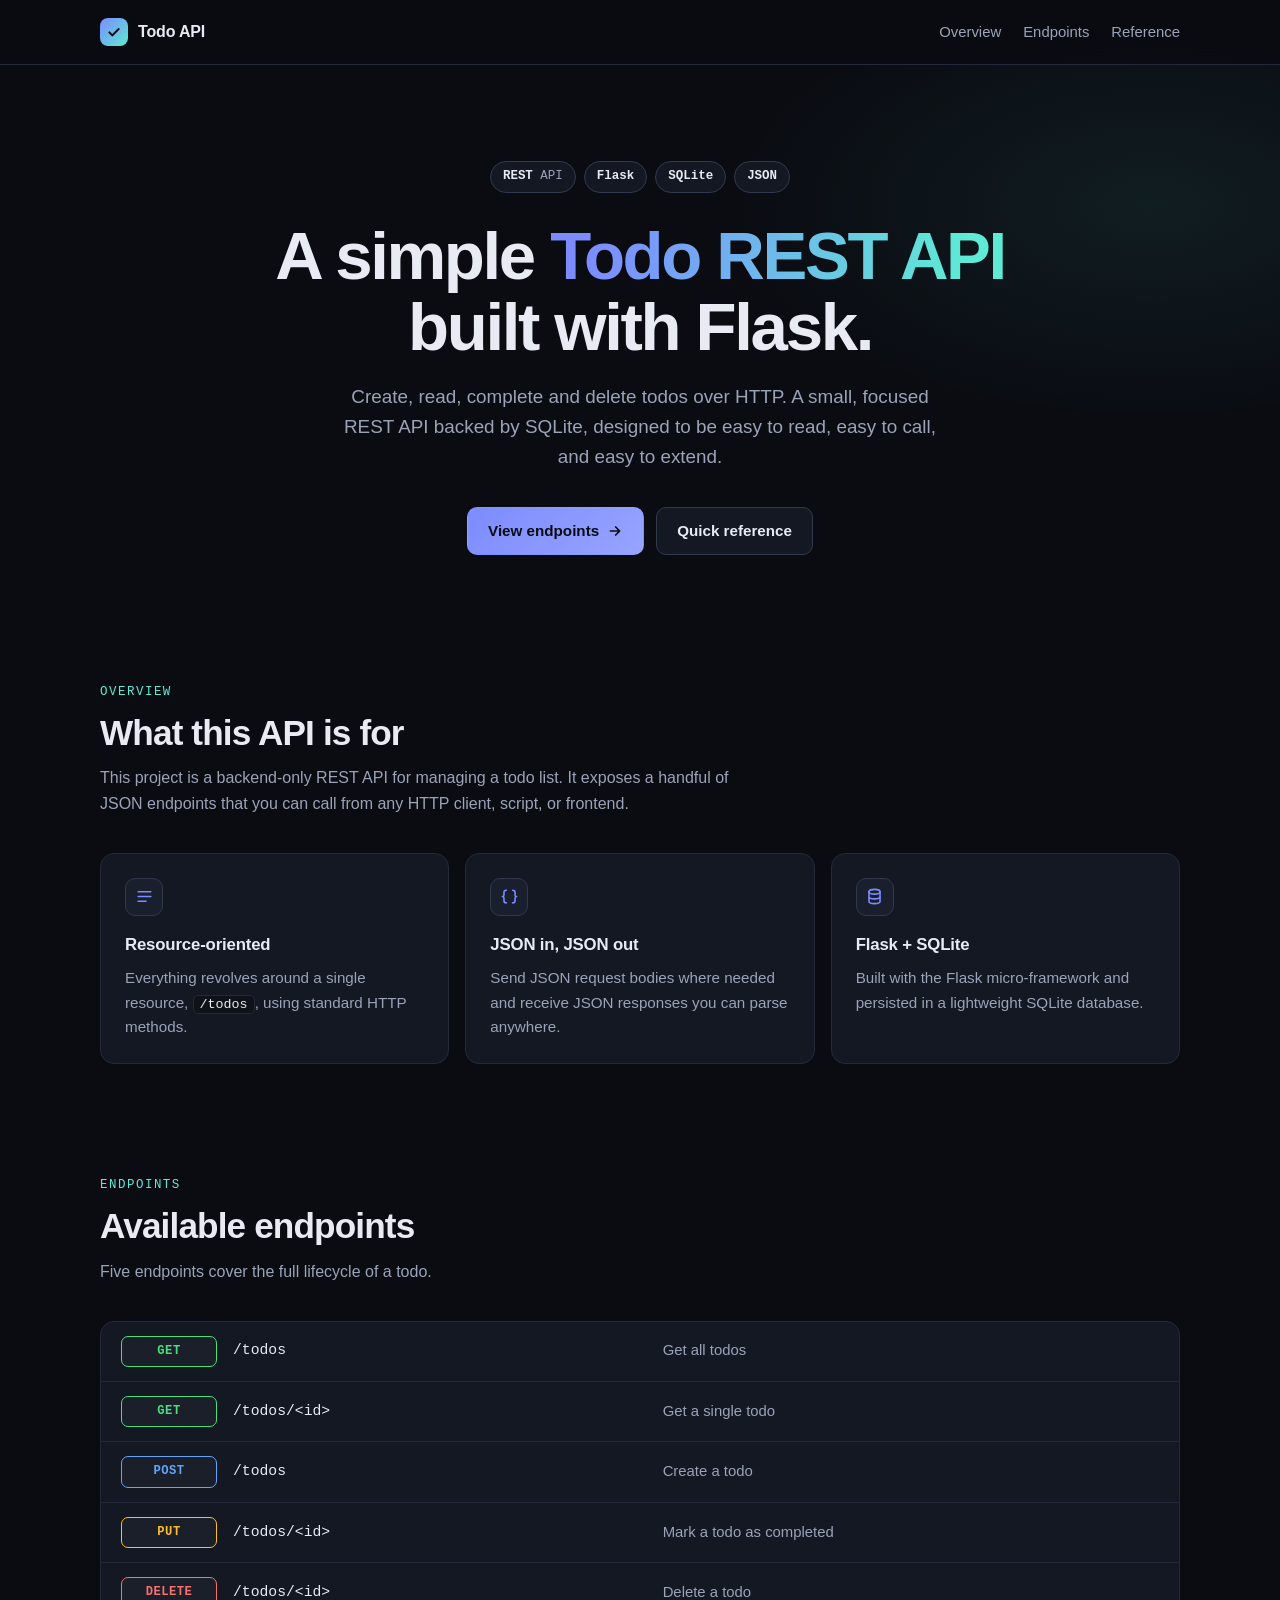
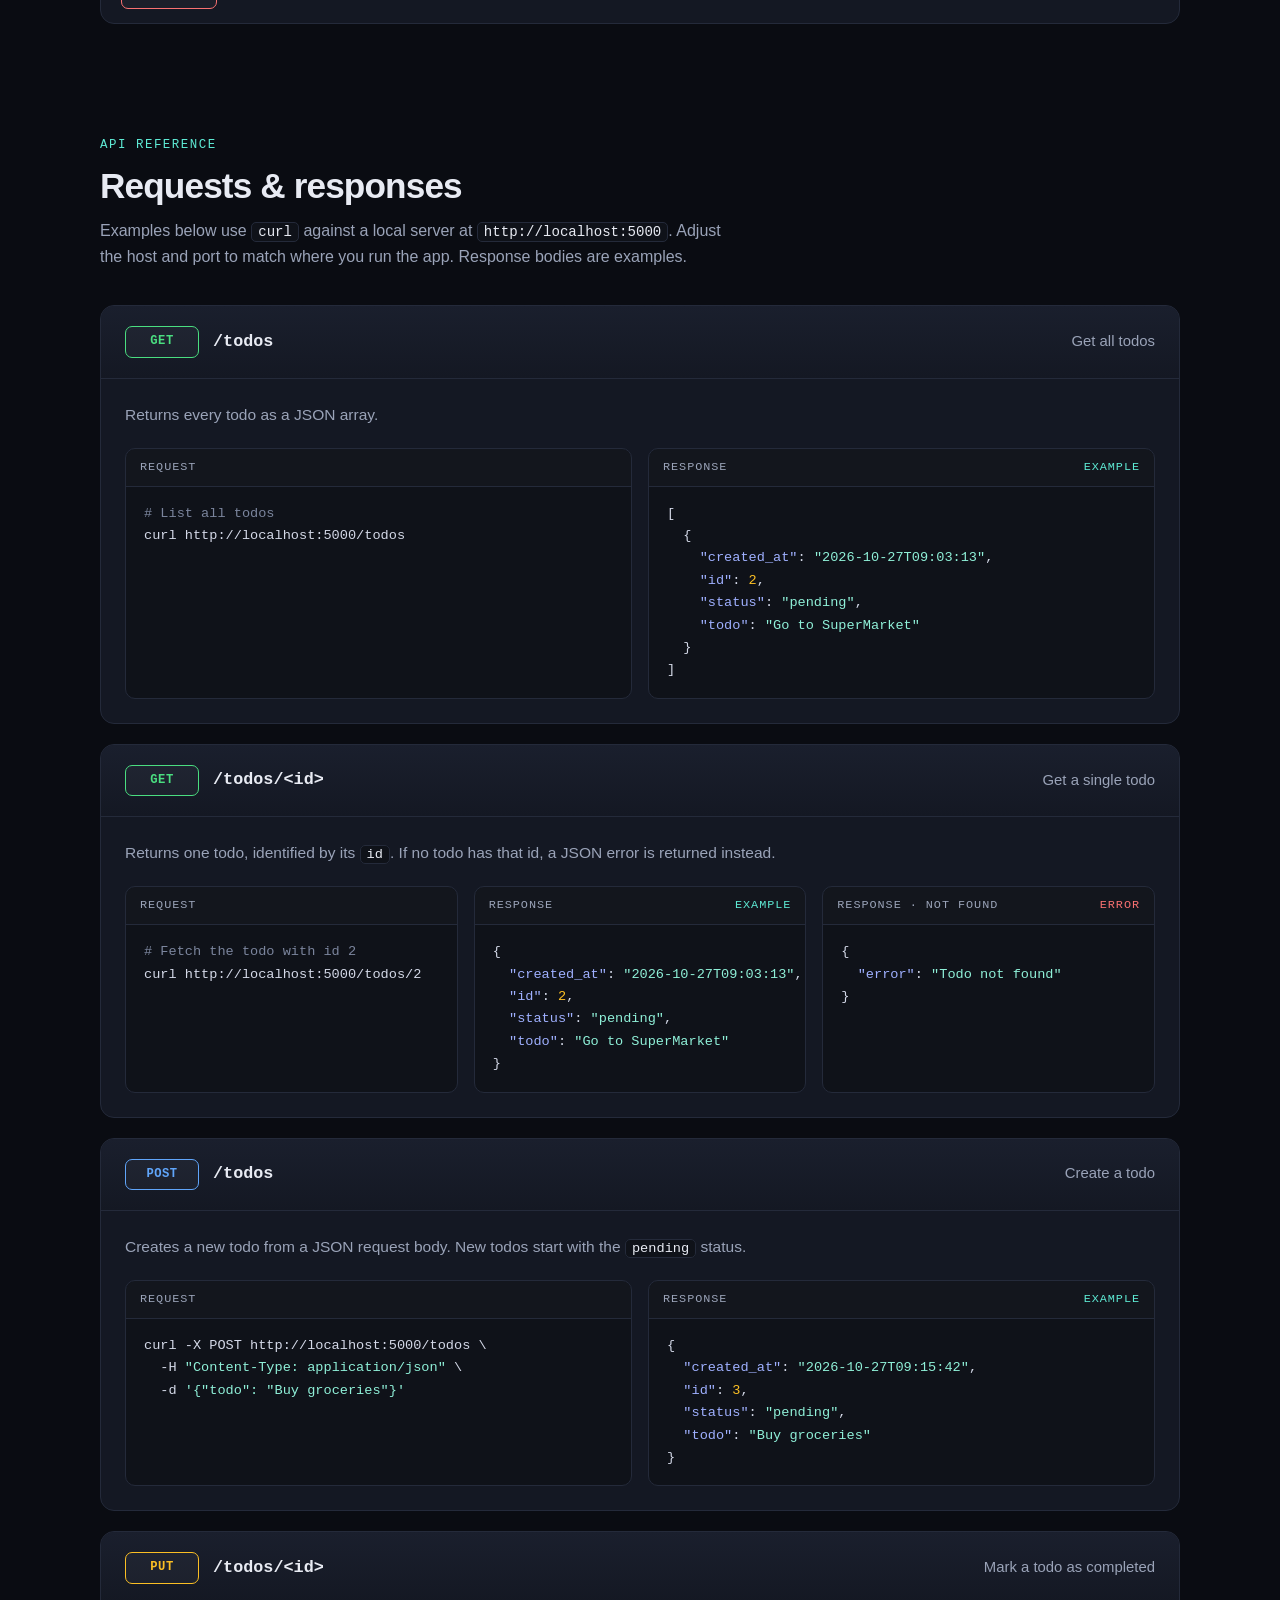
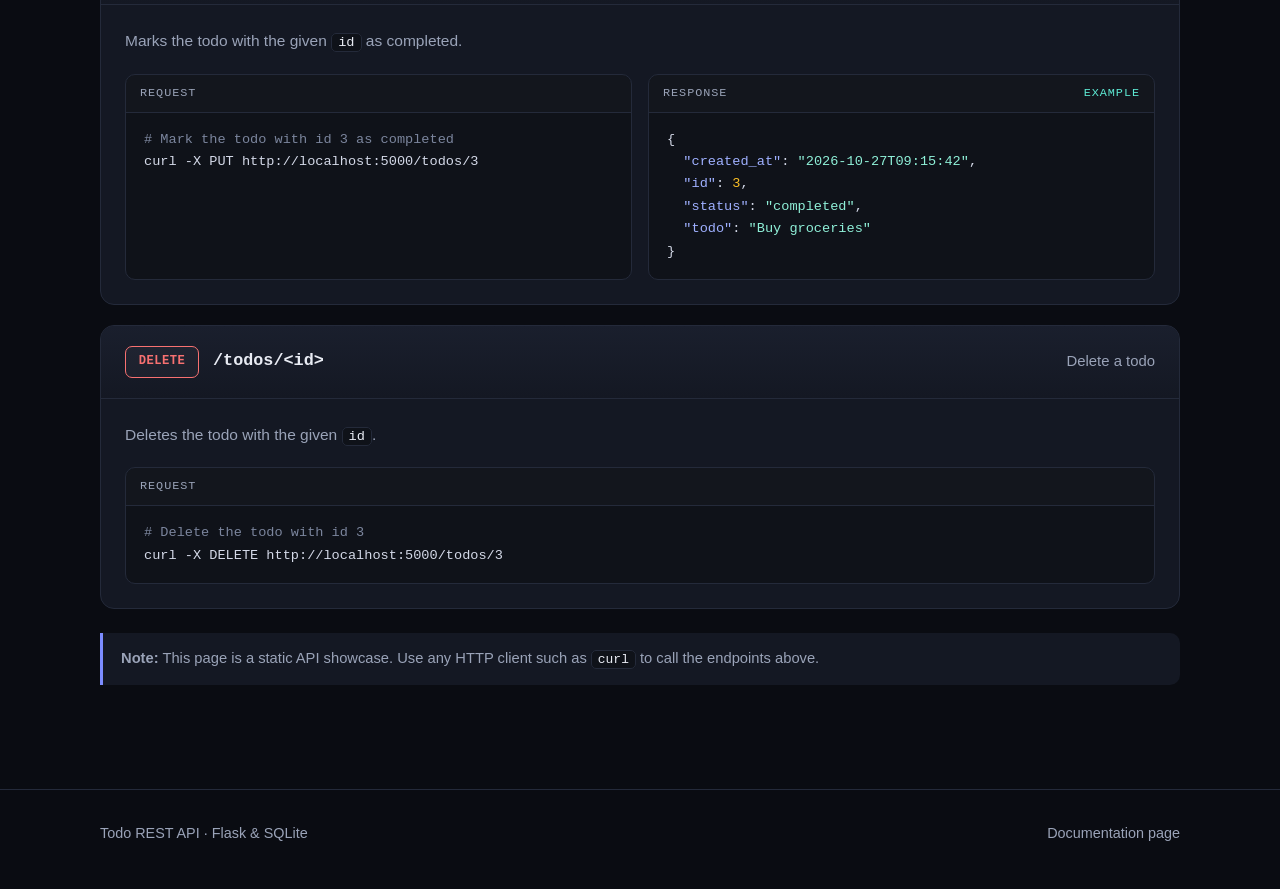
<file: Intermediate/to_do_rest_api/templates/index.html>
<!DOCTYPE html>
<html lang="en">
<head>
  <meta charset="UTF-8">
  <meta name="viewport" content="width=device-width, initial-scale=1">
  <meta name="description" content="Todo REST API built with Flask and SQLite. Endpoint reference with example requests and responses.">
  <title>Todo API — Flask &amp; SQLite REST API</title>
  <style>
    :root {
      --bg: #0a0c12;
      --bg-soft: #0f1219;
      --surface: #141823;
      --surface-2: #1a1f2d;
      --border: #242a3a;
      --border-strong: #31394e;
      --text: #e8ebf3;
      --muted: #9aa3b8;
      --accent: #7c8cff;
      --accent-2: #5eead4;
      --get: #4ade80;
      --post: #60a5fa;
      --put: #fbbf24;
      --delete: #f87171;
      --radius: 14px;
      --mono: ui-monospace, "SF Mono", "Cascadia Code", "JetBrains Mono", Menlo, Consolas, monospace;
      --sans: -apple-system, BlinkMacSystemFont, "Segoe UI", Inter, Roboto, "Helvetica Neue", Arial, sans-serif;
    }

    * { box-sizing: border-box; margin: 0; padding: 0; }
    html { scroll-behavior: smooth; }

    body {
      font-family: var(--sans);
      background: var(--bg);
      color: var(--text);
      line-height: 1.6;
      -webkit-font-smoothing: antialiased;
      background-image:
        radial-gradient(800px 400px at 15% -5%, rgba(124, 140, 255, 0.14), transparent 60%),
        radial-gradient(700px 360px at 90% 5%, rgba(94, 234, 212, 0.08), transparent 60%);
      background-repeat: no-repeat;
    }

    a { color: inherit; }
    a:focus-visible, .btn:focus-visible {
      outline: 2px solid var(--accent);
      outline-offset: 3px;
      border-radius: 8px;
    }

    .container { width: min(1080px, 100% - 40px); margin-inline: auto; }

    /* Header */
    .site-header {
      position: sticky;
      top: 0;
      z-index: 10;
      background: rgba(10, 12, 18, 0.82);
      backdrop-filter: blur(10px);
      -webkit-backdrop-filter: blur(10px);
      border-bottom: 1px solid var(--border);
    }
    .nav {
      display: flex;
      align-items: center;
      justify-content: space-between;
      height: 64px;
    }
    .brand {
      display: flex;
      align-items: center;
      gap: 10px;
      font-weight: 650;
      letter-spacing: -0.01em;
      text-decoration: none;
    }
    .brand-mark {
      width: 28px;
      height: 28px;
      border-radius: 8px;
      display: grid;
      place-items: center;
      background: linear-gradient(135deg, var(--accent), var(--accent-2));
      color: #0a0c12;
    }
    .brand-mark svg { width: 16px; height: 16px; }
    .nav-links { display: flex; gap: 22px; list-style: none; }
    .nav-links a {
      color: var(--muted);
      text-decoration: none;
      font-size: 0.93rem;
      transition: color 0.15s;
    }
    .nav-links a:hover { color: var(--text); }

    /* Hero */
    .hero { padding: 96px 0 72px; text-align: center; }
    .pill-row {
      display: flex;
      flex-wrap: wrap;
      gap: 8px;
      justify-content: center;
      margin-bottom: 28px;
    }
    .pill {
      font-family: var(--mono);
      font-size: 0.78rem;
      padding: 5px 12px;
      border-radius: 999px;
      border: 1px solid var(--border-strong);
      background: var(--surface);
      color: var(--muted);
    }
    .pill strong { color: var(--text); font-weight: 600; }
    h1 {
      font-size: clamp(2.4rem, 6vw, 4.2rem);
      line-height: 1.05;
      letter-spacing: -0.035em;
      font-weight: 750;
      margin-bottom: 20px;
    }
    .gradient-text {
      background: linear-gradient(100deg, var(--accent) 10%, var(--accent-2) 90%);
      -webkit-background-clip: text;
      background-clip: text;
      color: transparent;
    }
    .lead {
      max-width: 620px;
      margin: 0 auto 34px;
      color: var(--muted);
      font-size: clamp(1.02rem, 2vw, 1.18rem);
    }
    .cta-row { display: flex; flex-wrap: wrap; gap: 12px; justify-content: center; }
    .btn {
      display: inline-flex;
      align-items: center;
      gap: 8px;
      padding: 11px 20px;
      border-radius: 10px;
      font-weight: 600;
      font-size: 0.95rem;
      text-decoration: none;
      border: 1px solid var(--border-strong);
      transition: transform 0.15s, border-color 0.15s, background 0.15s;
    }
    .btn:hover { transform: translateY(-1px); }
    .btn-primary {
      background: linear-gradient(135deg, var(--accent), #98a4ff);
      color: #0a0c12;
      border-color: transparent;
    }
    .btn-ghost { background: var(--surface); color: var(--text); }
    .btn-ghost:hover { border-color: var(--accent); }

    /* Sections */
    section { padding: 56px 0; }
    .eyebrow {
      font-family: var(--mono);
      font-size: 0.78rem;
      letter-spacing: 0.12em;
      text-transform: uppercase;
      color: var(--accent-2);
      margin-bottom: 10px;
    }
    h2 {
      font-size: clamp(1.6rem, 3.5vw, 2.2rem);
      letter-spacing: -0.025em;
      line-height: 1.15;
      margin-bottom: 12px;
    }
    .section-intro { color: var(--muted); max-width: 640px; margin-bottom: 36px; }
    .section-intro code, .card p code {
      font-family: var(--mono);
      font-size: 0.88em;
      background: var(--bg-soft);
      border: 1px solid var(--border);
      padding: 1px 6px;
      border-radius: 5px;
      color: var(--text);
    }

    /* Overview cards */
    .grid-3 {
      display: grid;
      grid-template-columns: repeat(3, 1fr);
      gap: 16px;
    }
    .card {
      background: var(--surface);
      border: 1px solid var(--border);
      border-radius: var(--radius);
      padding: 24px;
    }
    .card h3 { font-size: 1.05rem; margin-bottom: 8px; letter-spacing: -0.01em; }
    .card p { color: var(--muted); font-size: 0.95rem; }
    .card-icon {
      width: 38px;
      height: 38px;
      border-radius: 10px;
      display: grid;
      place-items: center;
      margin-bottom: 16px;
      background: var(--surface-2);
      border: 1px solid var(--border-strong);
      color: var(--accent);
    }
    .card-icon svg { width: 19px; height: 19px; }

    /* Quick overview table */
    .overview-list {
      list-style: none;
      border: 1px solid var(--border);
      border-radius: var(--radius);
      background: var(--surface);
      overflow: hidden;
    }
    .overview-list li {
      display: grid;
      grid-template-columns: 96px minmax(0, 1fr) minmax(0, 1.2fr);
      align-items: center;
      gap: 16px;
      padding: 14px 20px;
      border-bottom: 1px solid var(--border);
    }
    .overview-list li:last-child { border-bottom: 0; }
    .overview-list code { font-family: var(--mono); font-size: 0.92rem; overflow-wrap: anywhere; }
    .overview-list span.desc { color: var(--muted); font-size: 0.93rem; }

    /* Method badges */
    .method {
      display: inline-block;
      min-width: 74px;
      text-align: center;
      font-family: var(--mono);
      font-size: 0.76rem;
      font-weight: 700;
      letter-spacing: 0.04em;
      padding: 5px 10px;
      border-radius: 7px;
      border: 1px solid currentColor;
      background: rgba(255, 255, 255, 0.03);
    }
    .m-get { color: var(--get); }
    .m-post { color: var(--post); }
    .m-put { color: var(--put); }
    .m-delete { color: var(--delete); }

    /* Endpoint blocks */
    .endpoint {
      background: var(--surface);
      border: 1px solid var(--border);
      border-radius: var(--radius);
      margin-bottom: 20px;
      overflow: hidden;
    }
    .endpoint-head {
      display: flex;
      flex-wrap: wrap;
      align-items: center;
      gap: 14px;
      padding: 20px 24px;
      border-bottom: 1px solid var(--border);
      background: linear-gradient(180deg, var(--surface-2), var(--surface));
    }
    .endpoint-path { font-family: var(--mono); font-size: 1.05rem; font-weight: 600; overflow-wrap: anywhere; }
    .endpoint-title { margin-left: auto; color: var(--muted); font-size: 0.93rem; }
    .endpoint-body { padding: 24px; }
    .endpoint-body > p { color: var(--muted); margin-bottom: 20px; font-size: 0.97rem; }
    .endpoint-body > p code, .note code {
      font-family: var(--mono);
      font-size: 0.88em;
      background: var(--bg-soft);
      border: 1px solid var(--border);
      padding: 1px 6px;
      border-radius: 5px;
      color: var(--text);
    }

    .snippets { display: grid; grid-template-columns: repeat(auto-fit, minmax(300px, 1fr)); gap: 16px; }
    .snippets.single { grid-template-columns: minmax(0, 1fr); }
    figure.code {
      background: var(--bg-soft);
      border: 1px solid var(--border);
      border-radius: 10px;
      overflow: hidden;
      min-width: 0;
    }
    figure.code figcaption {
      display: flex;
      align-items: center;
      justify-content: space-between;
      gap: 10px;
      font-family: var(--mono);
      font-size: 0.74rem;
      text-transform: uppercase;
      letter-spacing: 0.08em;
      color: var(--muted);
      padding: 9px 14px;
      border-bottom: 1px solid var(--border);
      background: rgba(255, 255, 255, 0.015);
    }
    figure.code figcaption .status { color: var(--accent-2); }
    figure.code figcaption .status.error { color: var(--delete); }
    pre {
      font-family: var(--mono);
      font-size: 0.85rem;
      line-height: 1.65;
      padding: 16px 18px;
      overflow-x: auto;
      color: #d4d9e8;
      tab-size: 2;
    }
    pre .k { color: #9fb0ff; }
    pre .s { color: #8ff0d8; }
    pre .n { color: #fbbf24; }
    pre .c { color: #7b859d; }

    .note {
      margin-top: 24px;
      padding: 14px 18px;
      border-left: 3px solid var(--accent);
      background: var(--surface);
      border-radius: 0 10px 10px 0;
      color: var(--muted);
      font-size: 0.92rem;
    }

    /* Footer */
    footer {
      margin-top: 48px;
      border-top: 1px solid var(--border);
      padding: 32px 0 44px;
      color: var(--muted);
      font-size: 0.9rem;
    }
    .footer-inner { display: flex; flex-wrap: wrap; gap: 12px; justify-content: space-between; align-items: center; }

    @media (max-width: 860px) {
      .grid-3 { grid-template-columns: 1fr; }
      .overview-list li { grid-template-columns: 84px 1fr; }
      .overview-list li .desc { grid-column: 1 / -1; }
      .endpoint-title { margin-left: 0; width: 100%; }
    }
    @media (max-width: 560px) {
      .nav-links { display: none; }
      .hero { padding: 64px 0 48px; }
      .endpoint-head, .endpoint-body { padding: 18px; }
      section { padding: 40px 0; }
    }
    @media (prefers-reduced-motion: reduce) {
      html { scroll-behavior: auto; }
      .btn { transition: none; }
      .btn:hover { transform: none; }
    }
  </style>
</head>
<body>

  <header class="site-header">
    <div class="container nav">
      <a class="brand" href="/" aria-label="Todo API home">
        <span class="brand-mark" aria-hidden="true">
          <svg viewBox="0 0 24 24" fill="none" stroke="currentColor" stroke-width="3" stroke-linecap="round" stroke-linejoin="round"><path d="M5 12.5l4.5 4.5L19 7.5"/></svg>
        </span>
        Todo API
      </a>
      <nav aria-label="Primary">
        <ul class="nav-links">
          <li><a href="#overview">Overview</a></li>
          <li><a href="#endpoints">Endpoints</a></li>
          <li><a href="#reference">Reference</a></li>
        </ul>
      </nav>
    </div>
  </header>

  <main>
    <div class="container">

      <!-- Hero -->
      <div class="hero">
        <div class="pill-row" aria-label="Technology stack">
          <span class="pill"><strong>REST</strong> API</span>
          <span class="pill"><strong>Flask</strong></span>
          <span class="pill"><strong>SQLite</strong></span>
          <span class="pill"><strong>JSON</strong></span>
        </div>
        <h1>A simple <span class="gradient-text">Todo REST API</span><br>built with Flask.</h1>
        <p class="lead">
          Create, read, complete and delete todos over HTTP. A small, focused REST API backed by SQLite,
          designed to be easy to read, easy to call, and easy to extend.
        </p>
        <div class="cta-row">
          <a class="btn btn-primary" href="#endpoints">
            View endpoints
            <svg width="16" height="16" viewBox="0 0 24 24" fill="none" stroke="currentColor" stroke-width="2.5" stroke-linecap="round" stroke-linejoin="round" aria-hidden="true"><path d="M5 12h14M13 6l6 6-6 6"/></svg>
          </a>
          <a class="btn btn-ghost" href="#reference">Quick reference</a>
        </div>
      </div>

      <!-- Overview -->
      <section id="overview" aria-labelledby="overview-title">
        <p class="eyebrow">Overview</p>
        <h2 id="overview-title">What this API is for</h2>
        <p class="section-intro">
          This project is a backend-only REST API for managing a todo list. It exposes a handful of
          JSON endpoints that you can call from any HTTP client, script, or frontend.
        </p>
        <div class="grid-3">
          <article class="card">
            <div class="card-icon" aria-hidden="true">
              <svg viewBox="0 0 24 24" fill="none" stroke="currentColor" stroke-width="2" stroke-linecap="round" stroke-linejoin="round"><path d="M4 6h16M4 12h16M4 18h10"/></svg>
            </div>
            <h3>Resource-oriented</h3>
            <p>Everything revolves around a single resource, <code>/todos</code>, using standard HTTP methods.</p>
          </article>
          <article class="card">
            <div class="card-icon" aria-hidden="true">
              <svg viewBox="0 0 24 24" fill="none" stroke="currentColor" stroke-width="2" stroke-linecap="round" stroke-linejoin="round"><path d="M8 4c-2 0-3 1-3 3v3c0 1.2-.6 2-2 2 1.4 0 2 .8 2 2v3c0 2 1 3 3 3M16 4c2 0 3 1 3 3v3c0 1.2.6 2 2 2-1.4 0-2 .8-2 2v3c0 2-1 3-3 3"/></svg>
            </div>
            <h3>JSON in, JSON out</h3>
            <p>Send JSON request bodies where needed and receive JSON responses you can parse anywhere.</p>
          </article>
          <article class="card">
            <div class="card-icon" aria-hidden="true">
              <svg viewBox="0 0 24 24" fill="none" stroke="currentColor" stroke-width="2" stroke-linecap="round" stroke-linejoin="round"><ellipse cx="12" cy="6" rx="7" ry="3"/><path d="M5 6v6c0 1.7 3.1 3 7 3s7-1.3 7-3V6M5 12v6c0 1.7 3.1 3 7 3s7-1.3 7-3v-6"/></svg>
            </div>
            <h3>Flask + SQLite</h3>
            <p>Built with the Flask micro-framework and persisted in a lightweight SQLite database.</p>
          </article>
        </div>
      </section>

      <!-- Endpoint summary -->
      <section id="endpoints" aria-labelledby="endpoints-title">
        <p class="eyebrow">Endpoints</p>
        <h2 id="endpoints-title">Available endpoints</h2>
        <p class="section-intro">Five endpoints cover the full lifecycle of a todo.</p>
        <ul class="overview-list">
          <li>
            <span class="method m-get">GET</span>
            <code>/todos</code>
            <span class="desc">Get all todos</span>
          </li>
          <li>
            <span class="method m-get">GET</span>
            <code>/todos/&lt;id&gt;</code>
            <span class="desc">Get a single todo</span>
          </li>
          <li>
            <span class="method m-post">POST</span>
            <code>/todos</code>
            <span class="desc">Create a todo</span>
          </li>
          <li>
            <span class="method m-put">PUT</span>
            <code>/todos/&lt;id&gt;</code>
            <span class="desc">Mark a todo as completed</span>
          </li>
          <li>
            <span class="method m-delete">DELETE</span>
            <code>/todos/&lt;id&gt;</code>
            <span class="desc">Delete a todo</span>
          </li>
        </ul>
      </section>

      <!-- Reference -->
      <section id="reference" aria-labelledby="reference-title">
        <p class="eyebrow">API reference</p>
        <h2 id="reference-title">Requests &amp; responses</h2>
        <p class="section-intro">
          Examples below use <code>curl</code> against a local server at <code>http://localhost:5000</code>.
          Adjust the host and port to match where you run the app. Response bodies are examples.
        </p>

        <!-- GET /todos -->
        <article class="endpoint" aria-labelledby="ep-list">
          <div class="endpoint-head">
            <span class="method m-get">GET</span>
            <span class="endpoint-path" id="ep-list">/todos</span>
            <span class="endpoint-title">Get all todos</span>
          </div>
          <div class="endpoint-body">
            <p>Returns every todo as a JSON array.</p>
            <div class="snippets">
              <figure class="code">
                <figcaption><span>Request</span></figcaption>
<pre><span class="c"># List all todos</span>
curl http://localhost:5000/todos</pre>
              </figure>
              <figure class="code">
                <figcaption><span>Response</span><span class="status">Example</span></figcaption>
<pre>[
  {
    <span class="k">"created_at"</span>: <span class="s">"2026-10-27T09:03:13"</span>,
    <span class="k">"id"</span>: <span class="n">2</span>,
    <span class="k">"status"</span>: <span class="s">"pending"</span>,
    <span class="k">"todo"</span>: <span class="s">"Go to SuperMarket"</span>
  }
]</pre>
              </figure>
            </div>
          </div>
        </article>

        <!-- GET /todos/<id> -->
        <article class="endpoint" aria-labelledby="ep-one">
          <div class="endpoint-head">
            <span class="method m-get">GET</span>
            <span class="endpoint-path" id="ep-one">/todos/&lt;id&gt;</span>
            <span class="endpoint-title">Get a single todo</span>
          </div>
          <div class="endpoint-body">
            <p>Returns one todo, identified by its <code>id</code>. If no todo has that id, a JSON error is returned instead.</p>
            <div class="snippets">
              <figure class="code">
                <figcaption><span>Request</span></figcaption>
<pre><span class="c"># Fetch the todo with id 2</span>
curl http://localhost:5000/todos/2</pre>
              </figure>
              <figure class="code">
                <figcaption><span>Response</span><span class="status">Example</span></figcaption>
<pre>{
  <span class="k">"created_at"</span>: <span class="s">"2026-10-27T09:03:13"</span>,
  <span class="k">"id"</span>: <span class="n">2</span>,
  <span class="k">"status"</span>: <span class="s">"pending"</span>,
  <span class="k">"todo"</span>: <span class="s">"Go to SuperMarket"</span>
}</pre>
              </figure>
              <figure class="code">
                <figcaption><span>Response &middot; not found</span><span class="status error">Error</span></figcaption>
<pre>{
  <span class="k">"error"</span>: <span class="s">"Todo not found"</span>
}</pre>
              </figure>
            </div>
          </div>
        </article>

        <!-- POST /todos -->
        <article class="endpoint" aria-labelledby="ep-create">
          <div class="endpoint-head">
            <span class="method m-post">POST</span>
            <span class="endpoint-path" id="ep-create">/todos</span>
            <span class="endpoint-title">Create a todo</span>
          </div>
          <div class="endpoint-body">
            <p>Creates a new todo from a JSON request body. New todos start with the <code>pending</code> status.</p>
            <div class="snippets">
              <figure class="code">
                <figcaption><span>Request</span></figcaption>
<pre>curl -X POST http://localhost:5000/todos \
  -H <span class="s">"Content-Type: application/json"</span> \
  -d <span class="s">'{"todo": "Buy groceries"}'</span></pre>
              </figure>
              <figure class="code">
                <figcaption><span>Response</span><span class="status">Example</span></figcaption>
<pre>{
  <span class="k">"created_at"</span>: <span class="s">"2026-10-27T09:15:42"</span>,
  <span class="k">"id"</span>: <span class="n">3</span>,
  <span class="k">"status"</span>: <span class="s">"pending"</span>,
  <span class="k">"todo"</span>: <span class="s">"Buy groceries"</span>
}</pre>
              </figure>
            </div>
          </div>
        </article>

        <!-- PUT /todos/<id> -->
        <article class="endpoint" aria-labelledby="ep-update">
          <div class="endpoint-head">
            <span class="method m-put">PUT</span>
            <span class="endpoint-path" id="ep-update">/todos/&lt;id&gt;</span>
            <span class="endpoint-title">Mark a todo as completed</span>
          </div>
          <div class="endpoint-body">
            <p>Marks the todo with the given <code>id</code> as completed.</p>
            <div class="snippets">
              <figure class="code">
                <figcaption><span>Request</span></figcaption>
<pre><span class="c"># Mark the todo with id 3 as completed</span>
curl -X PUT http://localhost:5000/todos/3</pre>
              </figure>
              <figure class="code">
                <figcaption><span>Response</span><span class="status">Example</span></figcaption>
<pre>{
  <span class="k">"created_at"</span>: <span class="s">"2026-10-27T09:15:42"</span>,
  <span class="k">"id"</span>: <span class="n">3</span>,
  <span class="k">"status"</span>: <span class="s">"completed"</span>,
  <span class="k">"todo"</span>: <span class="s">"Buy groceries"</span>
}</pre>
              </figure>
            </div>
          </div>
        </article>

        <!-- DELETE /todos/<id> -->
        <article class="endpoint" aria-labelledby="ep-delete">
          <div class="endpoint-head">
            <span class="method m-delete">DELETE</span>
            <span class="endpoint-path" id="ep-delete">/todos/&lt;id&gt;</span>
            <span class="endpoint-title">Delete a todo</span>
          </div>
          <div class="endpoint-body">
            <p>Deletes the todo with the given <code>id</code>.</p>
            <div class="snippets single">
              <figure class="code">
                <figcaption><span>Request</span></figcaption>
<pre><span class="c"># Delete the todo with id 3</span>
curl -X DELETE http://localhost:5000/todos/3</pre>
              </figure>
            </div>
          </div>
        </article>

        <p class="note">
          <strong>Note:</strong> This page is a static API showcase. Use any HTTP client such as
          <code>curl</code> to call the endpoints above.
        </p>
      </section>

    </div>
  </main>

  <footer>
    <div class="container footer-inner">
      <span>Todo REST API &middot; Flask &amp; SQLite</span>
      <span>Documentation page</span>
    </div>
  </footer>

</body>
</html>
</file>
